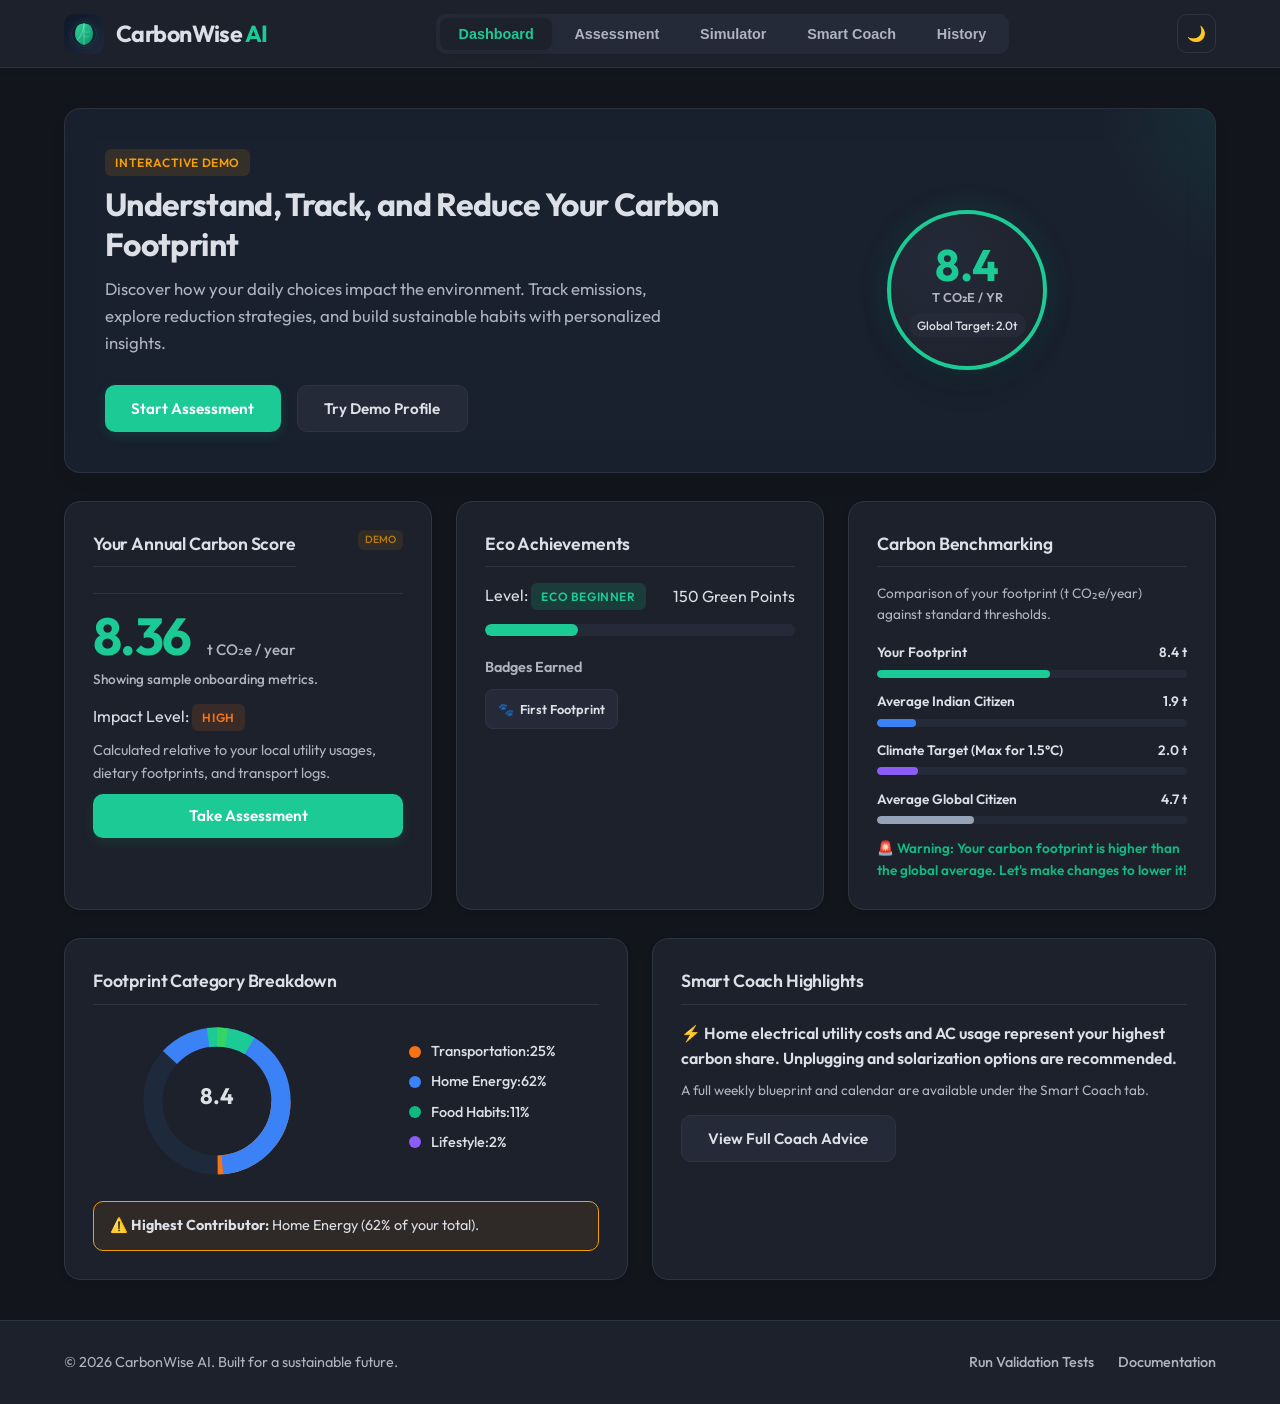
<file: index.html>
<!DOCTYPE html>
<html lang="en">
<head>
  <meta charset="UTF-8">
  <meta name="viewport" content="width=device-width, initial-scale=1.0">
  <title>CarbonWise AI - Carbon Footprint Tracker</title>
  <meta name="description" content="Calculate, track, and reduce your carbon footprint with smart recommendations, what-if scenarios, and progress tracking.">
  
  <!-- PWA Manifest & Meta Tags -->
  <link rel="manifest" href="manifest.json">
  <meta name="theme-color" content="#10b981">
  <link rel="apple-touch-icon" href="icon.svg">
  
  <!-- Font -->
  <link rel="preconnect" href="https://fonts.googleapis.com">
  <link rel="preconnect" href="https://fonts.gstatic.com" crossorigin>
  <link href="https://fonts.googleapis.com/css2?family=Outfit:wght@300;400;500;600;700&display=swap" rel="stylesheet">
  
  <link rel="stylesheet" href="style.css">
</head>
<body class="dark-theme">
  <!-- Skip to content link for accessibility -->
  <a href="#main-content" class="skip-link">Skip to main content</a>

  <header class="app-header">
    <div class="header-container">
      <div class="logo-area">
        <object data="icon.svg" type="image/svg+xml" class="logo-icon" aria-hidden="true" width="40" height="40"></object>
        <h1>CarbonWise <span class="accent-text">AI</span></h1>
      </div>
      
      <nav class="nav-menu" aria-label="Main Application Sections">
        <ul role="tablist" class="tab-list">
          <li role="presentation">
            <button id="tab-dashboard" role="tab" aria-selected="true" aria-controls="panel-dashboard" class="tab-btn active" tabindex="0">
              Dashboard
            </button>
          </li>
          <li role="presentation">
            <button id="tab-assess" role="tab" aria-selected="false" aria-controls="panel-assess" class="tab-btn" tabindex="-1">
              Assessment
            </button>
          </li>
          <li role="presentation">
            <button id="tab-simulator" role="tab" aria-selected="false" aria-controls="panel-simulator" class="tab-btn" tabindex="-1">
              Simulator
            </button>
          </li>
          <li role="presentation">
            <button id="tab-coach" role="tab" aria-selected="false" aria-controls="panel-coach" class="tab-btn" tabindex="-1">
              Smart Coach
            </button>
          </li>
          <li role="presentation">
            <button id="tab-history" role="tab" aria-selected="false" aria-controls="panel-history" class="tab-btn" tabindex="-1">
              History
            </button>
          </li>
        </ul>
      </nav>

      <div class="header-actions">
        <button id="install-btn" class="btn btn-secondary btn-sm hidden" aria-label="Install CarbonWise App">
          Install App
        </button>
        <button id="theme-toggle" class="btn btn-icon" aria-label="Toggle between dark and light mode">
          <span class="theme-icon-light" aria-hidden="true">☀️</span>
          <span class="theme-icon-dark" aria-hidden="true">🌙</span>
        </button>
      </div>
    </div>
  </header>

  <main id="main-content" class="app-main">
    
    <!-- DASHBOARD PANEL -->
    <section id="panel-dashboard" role="tabpanel" aria-labelledby="tab-dashboard" class="tab-panel active" tabindex="0">
      
      <!-- HERO ONBOARDING SECTION -->
      <div id="hero-onboarding" class="hero-card bg-glass mb-4">
        <div class="hero-content">
          <span class="badge bg-yellow mb-2" id="hero-status-tag">Interactive Demo</span>
          <h2>Understand, Track, and Reduce Your Carbon Footprint</h2>
          <p class="hero-desc">Discover how your daily choices impact the environment. Track emissions, explore reduction strategies, and build sustainable habits with personalized insights.</p>
          <div class="hero-actions-row">
            <button id="hero-assess-btn" class="btn btn-primary">Start Assessment</button>
            <button id="hero-demo-btn" class="btn btn-secondary">Try Demo Profile</button>
          </div>
        </div>
        <div class="hero-visual">
          <div class="hero-score-bubble">
            <div class="hero-bubble-val" id="hero-bubble-val">5.4</div>
            <div class="hero-bubble-unit">t CO₂e / yr</div>
            <span class="hero-bubble-label">Global Target: 2.0t</span>
          </div>
        </div>
      </div>

      <!-- Quick Status Section -->
      <div class="dashboard-grid">
        <!-- Score Card -->
        <div class="card status-card">
          <div class="card-header-row">
            <h3>Your Annual Carbon Score</h3>
            <span id="score-demo-badge" class="badge bg-yellow hidden">Demo</span>
          </div>
          <div class="score-display-wrapper">
            <div class="score-display" aria-live="polite">
              <span id="dash-score-value">0.00</span>
              <span class="score-unit">t CO₂e / year</span>
            </div>
            <div class="score-trend-indicator text-muted text-sm" id="score-trend"></div>
          </div>
          <p class="impact-level-label">Impact Level: <span id="dash-impact-level" class="badge bg-green">Unknown</span></p>
          <p class="card-desc mt-2">Calculated relative to your local utility usages, dietary footprints, and transport logs.</p>
          <button id="quick-assess-btn" class="btn btn-primary w-full mt-2">Take Assessment</button>
        </div>

        <!-- Gamification Card -->
        <div class="card gamification-card">
          <h3>Eco Achievements</h3>
          <div class="level-indicator">
            <div class="level-label">Level: <span id="user-eco-level" class="badge bg-accent">Eco Beginner</span></div>
            <div class="points-label"><span id="user-points">0</span> Green Points</div>
          </div>
          <div class="progress-bar-container" aria-label="Points progress to next level" role="progressbar" aria-valuemin="0" aria-valuemax="100" aria-valuenow="0">
            <div id="points-progress" class="progress-bar" style="width: 0%"></div>
          </div>
          <div class="badges-earned-section">
            <h4>Badges Earned</h4>
            <div id="badges-container" class="badges-row">
              <p class="text-muted text-sm">No badges earned yet. Take your first assessment to start!</p>
            </div>
          </div>
        </div>

        <!-- Benchmark Comparison Card -->
        <div class="card benchmarking-card">
          <h3>Carbon Benchmarking</h3>
          <p class="card-desc text-sm">Comparison of your footprint (t CO₂e/year) against standard thresholds.</p>
          
          <div class="benchmark-list" aria-label="Footprint comparison charts">
            <!-- User -->
            <div class="benchmark-item">
              <div class="benchmark-labels">
                <span>Your Footprint</span>
                <span id="bench-user-val">0.0 t</span>
              </div>
              <div class="benchmark-bar-wrapper" role="progressbar" aria-label="Your carbon footprint scale" aria-valuemin="0" aria-valuemax="15">
                <div id="bench-user-bar" class="benchmark-bar user-bar" style="width: 0%"></div>
              </div>
            </div>
            <!-- Indian Avg -->
            <div class="benchmark-item">
              <div class="benchmark-labels">
                <span>Average Indian Citizen</span>
                <span>1.9 t</span>
              </div>
              <div class="benchmark-bar-wrapper" role="progressbar" aria-label="Average Indian carbon footprint scale" aria-valuenow="1.9" aria-valuemin="0" aria-valuemax="15">
                <div class="benchmark-bar India-bar" style="width: calc((1.9 / 15) * 100%)"></div>
              </div>
            </div>
            <!-- Sustainable Target -->
            <div class="benchmark-item">
              <div class="benchmark-labels">
                <span>Climate Target (Max for 1.5°C)</span>
                <span>2.0 t</span>
              </div>
              <div class="benchmark-bar-wrapper" role="progressbar" aria-label="Paris Agreement climate target carbon scale" aria-valuenow="2.0" aria-valuemin="0" aria-valuemax="15">
                <div class="benchmark-bar target-bar" style="width: calc((2.0 / 15) * 100%)"></div>
              </div>
            </div>
            <!-- Global Avg -->
            <div class="benchmark-item">
              <div class="benchmark-labels">
                <span>Average Global Citizen</span>
                <span>4.7 t</span>
              </div>
              <div class="benchmark-bar-wrapper" role="progressbar" aria-label="Average global citizen carbon scale" aria-valuenow="4.7" aria-valuemin="0" aria-valuemax="15">
                <div class="benchmark-bar global-bar" style="width: calc((4.7 / 15) * 100%)"></div>
              </div>
            </div>
          </div>
          <p id="benchmark-feedback" class="text-sm mt-3 font-medium text-emerald" aria-live="polite"></p>
        </div>
      </div>

      <div class="dashboard-grid mt-4">
        <!-- Breakdown Chart Card -->
        <div class="card chart-card">
          <h3>Footprint Category Breakdown</h3>
          <div class="chart-content">
            <div class="svg-chart-container">
              <svg id="donut-chart" viewBox="0 0 100 100" class="donut-svg" aria-label="Visual breakdown of carbon categories">
                <circle cx="50" cy="50" r="40" fill="transparent" stroke="#1e293b" stroke-width="12" />
                <g id="donut-slices"></g>
                <text x="50" y="52" class="donut-center-text" text-anchor="middle" id="donut-center-val">0.0</text>
              </svg>
            </div>
            <div class="chart-legend" id="chart-legend">
              <ul class="legend-list">
                <li><span class="legend-dot color-transport" aria-hidden="true"></span> Transportation: <span id="legend-val-transport">0%</span></li>
                <li><span class="legend-dot color-energy" aria-hidden="true"></span> Home Energy: <span id="legend-val-energy">0%</span></li>
                <li><span class="legend-dot color-food" aria-hidden="true"></span> Food Habits: <span id="legend-val-food">0%</span></li>
                <li><span class="legend-dot color-lifestyle" aria-hidden="true"></span> Lifestyle: <span id="legend-val-lifestyle">0%</span></li>
              </ul>
            </div>
          </div>
          <div class="highest-contributor-box alert-box hidden" id="highest-contributor-alert" aria-live="polite">
            <strong>⚠️ Highest Contributor:</strong> <span id="highest-category-name">Transportation</span> (<span id="highest-category-pct">0%</span> of your total).
          </div>
        </div>

        <!-- Quick Summary & Actions -->
        <div class="card coach-preview-card">
          <h3>Smart Coach Highlights</h3>
          <div id="coach-highlights-content" aria-live="polite">
            <p class="text-muted">Complete an assessment to unlock personalized sustainability insights.</p>
          </div>
          <button id="go-to-coach-btn" class="btn btn-secondary mt-3">View Full Coach Advice</button>
        </div>
      </div>
    </section>

    <!-- ASSESSMENT PANEL -->
    <section id="panel-assess" role="tabpanel" aria-labelledby="tab-assess" class="tab-panel" tabindex="0">
      <div class="max-width-form">
        <div class="form-header">
          <h2>Carbon Footprint Assessment</h2>
          <p>Provide estimates of your weekly and monthly habits below to calculate your footprint. Your data is stored safely on your device.</p>
        </div>

        <!-- Form Step Progress Indicator -->
        <div class="form-steps-indicator" aria-label="Assessment Progress Steps">
          <div class="step-indicator active" id="indicator-step-1">1. Transport</div>
          <div class="step-indicator" id="indicator-step-2">2. Energy</div>
          <div class="step-indicator" id="indicator-step-3">3. Food & Lifestyle</div>
        </div>

        <form id="assessment-form" novalidate>
          
          <!-- STEP 1: TRANSPORTATION -->
          <div class="form-step" id="form-step-1">
            <h3>Category 1: Transportation</h3>
            
            <div class="form-group">
              <label for="input-car-km">Car travel per week (in km):</label>
              <input type="number" id="input-car-km" name="car_km" min="0" max="5000" step="10" value="0" required aria-describedby="car-km-error">
              <span class="form-error-msg" id="car-km-error" aria-live="polite"></span>
              <p class="input-hint">Estimate your average weekly driving distance. Set to 0 if you do not use a car.</p>
            </div>

            <div class="form-group">
              <label for="input-bike-km">Bicycle/E-Bike travel per week (in km):</label>
              <input type="number" id="input-bike-km" name="bike_km" min="0" max="1000" step="5" value="0" required aria-describedby="bike-km-error">
              <span class="form-error-msg" id="bike-km-error" aria-live="polite"></span>
              <p class="input-hint">Biking is zero-carbon and helps increase your Eco score points.</p>
            </div>

            <div class="form-group">
              <label for="input-public-hours">Public transport hours per week (Bus, Metro, Trains):</label>
              <input type="number" id="input-public-hours" name="public_hours" min="0" max="100" step="1" value="0" required aria-describedby="public-hours-error">
              <span class="form-error-msg" id="public-hours-error" aria-live="polite"></span>
              <p class="input-hint">Hours spent per week riding public transit.</p>
            </div>

            <div class="form-actions-row">
              <div></div>
              <button type="button" class="btn btn-primary" id="btn-next-1">Next: Home Energy</button>
            </div>
          </div>

          <!-- STEP 2: HOME ENERGY -->
          <div class="form-step hidden" id="form-step-2">
            <h3>Category 2: Home Energy</h3>

            <div class="form-group">
              <label for="input-elec-kwh">Monthly electricity consumption (in kWh):</label>
              <input type="number" id="input-elec-kwh" name="elec_kwh" min="0" max="5000" step="10" value="0" required aria-describedby="elec-kwh-error">
              <span class="form-error-msg" id="elec-kwh-error" aria-live="polite"></span>
              <p class="input-hint">Refer to your recent utility bill. Average consumption is ~150-300 kWh.</p>
            </div>

            <div class="form-group">
              <label for="input-ac-hours">AC usage hours per day (average):</label>
              <input type="number" id="input-ac-hours" name="ac_hours" min="0" max="24" step="1" value="0" required aria-describedby="ac-hours-error">
              <span class="form-error-msg" id="ac-hours-error" aria-live="polite"></span>
              <p class="input-hint">Number of hours you run air conditioners in your home per day.</p>
            </div>

            <div class="form-group">
              <label for="input-appliances">Other heavy appliance usage level:</label>
              <select id="input-appliances" name="appliances" required>
                <option value="low">Low (Basic lighting, fridge, laptop)</option>
                <option value="medium" selected>Medium (Washing machine, water heater occasionally)</option>
                <option value="high">High (Daily dryer, oven, heating, pool pumps)</option>
              </select>
              <p class="input-hint">Heavy electrical appliances affect carbon consumption parameters.</p>
            </div>

            <div class="form-actions-row">
              <button type="button" class="btn btn-secondary" id="btn-prev-2">Back to Transport</button>
              <button type="button" class="btn btn-primary" id="btn-next-2">Next: Food & Lifestyle</button>
            </div>
          </div>

          <!-- STEP 3: FOOD & LIFESTYLE -->
          <div class="form-step hidden" id="form-step-3">
            <h3>Category 3: Food & Lifestyle</h3>

            <div class="form-group">
              <label for="input-diet">Primary Food Diet:</label>
              <select id="input-diet" name="diet" required>
                <option value="vegetarian">Vegetarian (No meat, includes dairy/eggs)</option>
                <option value="mixed" selected>Mixed (Moderate meat, poultry, dairy)</option>
                <option value="meat-heavy">Meat-heavy (Daily beef, pork, or lamb)</option>
              </select>
              <p class="input-hint">Animal agriculture farming is a massive global carbon contributor.</p>
            </div>

            <div class="form-group">
              <label for="input-shopping">Online shopping packages per month:</label>
              <input type="number" id="input-shopping" name="shopping" min="0" max="100" step="1" value="0" required aria-describedby="shopping-error">
              <span class="form-error-msg" id="shopping-error" aria-live="polite"></span>
              <p class="input-hint">Count of individual delivery packages received monthly.</p>
            </div>

            <div class="form-group">
              <label for="input-fashion">Fast fashion purchases per year:</label>
              <input type="number" id="input-fashion" name="fashion" min="0" max="150" step="1" value="0" required aria-describedby="fashion-error">
              <span class="form-error-msg" id="fashion-error" aria-live="polite"></span>
              <p class="input-hint">New clothing items purchased annually from major chain stores.</p>
            </div>

            <div class="form-group">
              <label for="input-waste">Waste Management Habits:</label>
              <select id="input-waste" name="waste" required>
                <option value="recycle">Excellent (Recycle and compost, minimal trash)</option>
                <option value="average" selected>Average (Recycle some items, standard municipal bin)</option>
                <option value="poor">Poor (No recycling, throw everything into landfill bin)</option>
              </select>
            </div>

            <div class="form-actions-row">
              <button type="button" class="btn btn-secondary" id="btn-prev-3">Back to Energy</button>
              <button type="submit" class="btn btn-accent" id="btn-submit-form">Calculate & Save</button>
            </div>
          </div>
          
        </form>
      </div>
    </section>

    <!-- WHAT-IF SIMULATOR PANEL -->
    <section id="panel-simulator" role="tabpanel" aria-labelledby="tab-simulator" class="tab-panel" tabindex="0">
      <div class="simulator-layout">
        <div class="simulator-settings card">
          <h2>What-If Simulator</h2>
          <p class="text-sm text-muted mb-4">Adjust the sliders below to simulate carbon reductions and cost savings. See projected impacts dynamically!</p>
          
          <div class="simulator-slider-group">
            <div class="slider-label-row">
              <label for="sim-car-reduce">Reduce Car Driving</label>
              <span id="sim-car-val">0%</span>
            </div>
            <input type="range" id="sim-car-reduce" min="0" max="100" value="0" class="slider" aria-valuemin="0" aria-valuemax="100" aria-valuenow="0">
            <span class="slider-hint">Simulate substituting driving with biking, walking, or public transit.</span>
          </div>

          <div class="simulator-slider-group">
            <div class="slider-label-row">
              <label for="sim-diet-shift">Diet Transition</label>
              <span id="sim-diet-val">Mixed (Current)</span>
            </div>
            <input type="range" id="sim-diet-shift" min="1" max="3" value="2" class="slider" aria-valuemin="1" aria-valuemax="3" aria-valuenow="2" aria-valuetext="Mixed">
            <span class="slider-hint">Move from Meat-heavy (1), Mixed (2) to Vegetarian (3) habits.</span>
          </div>

          <div class="simulator-slider-group">
            <div class="slider-label-row">
              <label for="sim-energy-reduce">Reduce Electricity & AC Usage</label>
              <span id="sim-energy-val">0%</span>
            </div>
            <input type="range" id="sim-energy-reduce" min="0" max="50" value="0" class="slider" aria-valuemin="0" aria-valuemax="50" aria-valuenow="0">
            <span class="slider-hint">Simulate turning off standby appliances and reducing AC run times.</span>
          </div>
          
          <div class="simulator-actions mt-3">
            <button id="apply-simulation-btn" class="btn btn-secondary w-full">Adopt Recommendations & Earn Points</button>
          </div>
        </div>

        <div class="simulator-results-panel">
          <!-- Emission Changes -->
          <div class="card results-card bg-glass">
            <h3>Emissions Impact</h3>
            <div class="sim-comparison">
              <div class="sim-metric-column">
                <span class="sim-metric-title">Current</span>
                <span id="sim-emissions-current" class="sim-val text-orange">0.00 t</span>
              </div>
              <div class="sim-arrow" aria-hidden="true">➡️</div>
              <div class="sim-metric-column">
                <span class="sim-metric-title">Projected</span>
                <span id="sim-emissions-projected" class="sim-val text-green">0.00 t</span>
              </div>
            </div>
            <div class="sim-reduction-badge">
              <span class="badge bg-green text-lg" id="sim-reduction-percentage" aria-live="polite">0% Reduction</span>
            </div>
          </div>

          <!-- Financial & Ecological Indicators -->
          <div class="card impact-grid-card">
            <h3>Financial & Environmental Equivalents</h3>
            <div class="impact-metrics-grid" aria-live="polite">
              <!-- Metric 1: Annual CO2 saved -->
              <div class="impact-metric-box" tabindex="0">
                <span class="impact-icon" aria-hidden="true">💨</span>
                <div class="impact-info">
                  <span class="impact-label">Annual CO₂ Saved</span>
                  <span id="impact-co2-saved" class="impact-value">0 kg</span>
                </div>
              </div>
              <!-- Metric 2: Fuel savings -->
              <div class="impact-metric-box" tabindex="0">
                <span class="impact-icon" aria-hidden="true">⛽</span>
                <div class="impact-info">
                  <span class="impact-label">Estimated Fuel Savings</span>
                  <span id="impact-fuel-saved" class="impact-value">₹0</span>
                </div>
              </div>
              <!-- Metric 3: Electricity savings -->
              <div class="impact-metric-box" tabindex="0">
                <span class="impact-icon" aria-hidden="true">⚡</span>
                <div class="impact-info">
                  <span class="impact-label">Electricity Bill Savings</span>
                  <span id="impact-elec-saved" class="impact-value">₹0</span>
                </div>
              </div>
              <!-- Metric 4: Trees planted -->
              <div class="impact-metric-box" tabindex="0">
                <span class="impact-icon" aria-hidden="true">🌳</span>
                <div class="impact-info">
                  <span class="impact-label">Tree-Equivalent Impact</span>
                  <span id="impact-trees" class="impact-value">0 Trees</span>
                </div>
              </div>
              <!-- Metric 5: Water footprint -->
              <div class="impact-metric-box" tabindex="0">
                <span class="impact-icon" aria-hidden="true">💧</span>
                <div class="impact-info">
                  <span class="impact-label">Virtual Water Saved</span>
                  <span id="impact-water" class="impact-value">0 Liters</span>
                </div>
              </div>
            </div>
          </div>
        </div>
      </div>
    </section>

    <!-- SMART COACH PANEL -->
    <section id="panel-coach" role="tabpanel" aria-labelledby="tab-coach" class="tab-panel" tabindex="0">
      <div class="card coach-card">
        <div class="coach-header">
          <div class="coach-avatar" aria-hidden="true">🌱</div>
          <div>
            <h2>Smart Sustainability Coach</h2>
            <p class="text-muted">Personalized insights and weekly routines generated based on your footprint profile.</p>
          </div>
        </div>
        
        <div id="coach-content-container" class="coach-body mt-4">
          <div class="coach-placeholder text-center">
            <p>Complete an assessment to unlock personalized sustainability insights. Go to the <button class="btn-link">assessment form</button> to start.</p>
          </div>
        </div>
      </div>
    </section>

    <!-- HISTORY PANEL -->
    <section id="panel-history" role="tabpanel" aria-labelledby="tab-history" class="tab-panel" tabindex="0">
      <div class="history-layout-grid">
        <div class="card trend-chart-card">
          <h3>Your Footprint Trend</h3>
          <div class="canvas-wrapper">
            <canvas id="trend-canvas" width="600" height="300" aria-label="Line chart showing your carbon footprint scores over time">
              Your historical carbon assessment scores plotted over time.
            </canvas>
          </div>
          <div id="trend-no-data" class="trend-placeholder text-center">
            <p class="text-muted">Complete an assessment to unlock personalized sustainability insights.</p>
          </div>
        </div>

        <div class="card history-list-card">
          <div class="history-header">
            <h3>Assessment History</h3>
            <button id="clear-history-btn" class="btn btn-danger btn-sm">Clear All History</button>
          </div>
          
          <div class="table-container mt-3">
            <table class="history-table" id="history-table">
              <thead>
                <tr>
                  <th scope="col">Date</th>
                  <th scope="col">Carbon Score (t)</th>
                  <th scope="col">Eco Points</th>
                  <th scope="col">Trend</th>
                </tr>
              </thead>
              <tbody id="history-table-body" aria-live="polite">
                <!-- Dynamically populated -->
              </tbody>
            </table>
          </div>
        </div>
      </div>
    </section>

  </main>

  <footer class="app-footer">
    <div class="footer-container">
      <p>&copy; 2026 CarbonWise AI. Built for a sustainable future.</p>
      <div class="footer-links">
        <a href="tests/test-runner.html" class="footer-link">Run Validation Tests</a>
        <a href="README.md" target="_blank" class="footer-link">Documentation</a>
      </div>
    </div>
  </footer>

  <script src="script.js"></script>
</body>
</html>
</file>
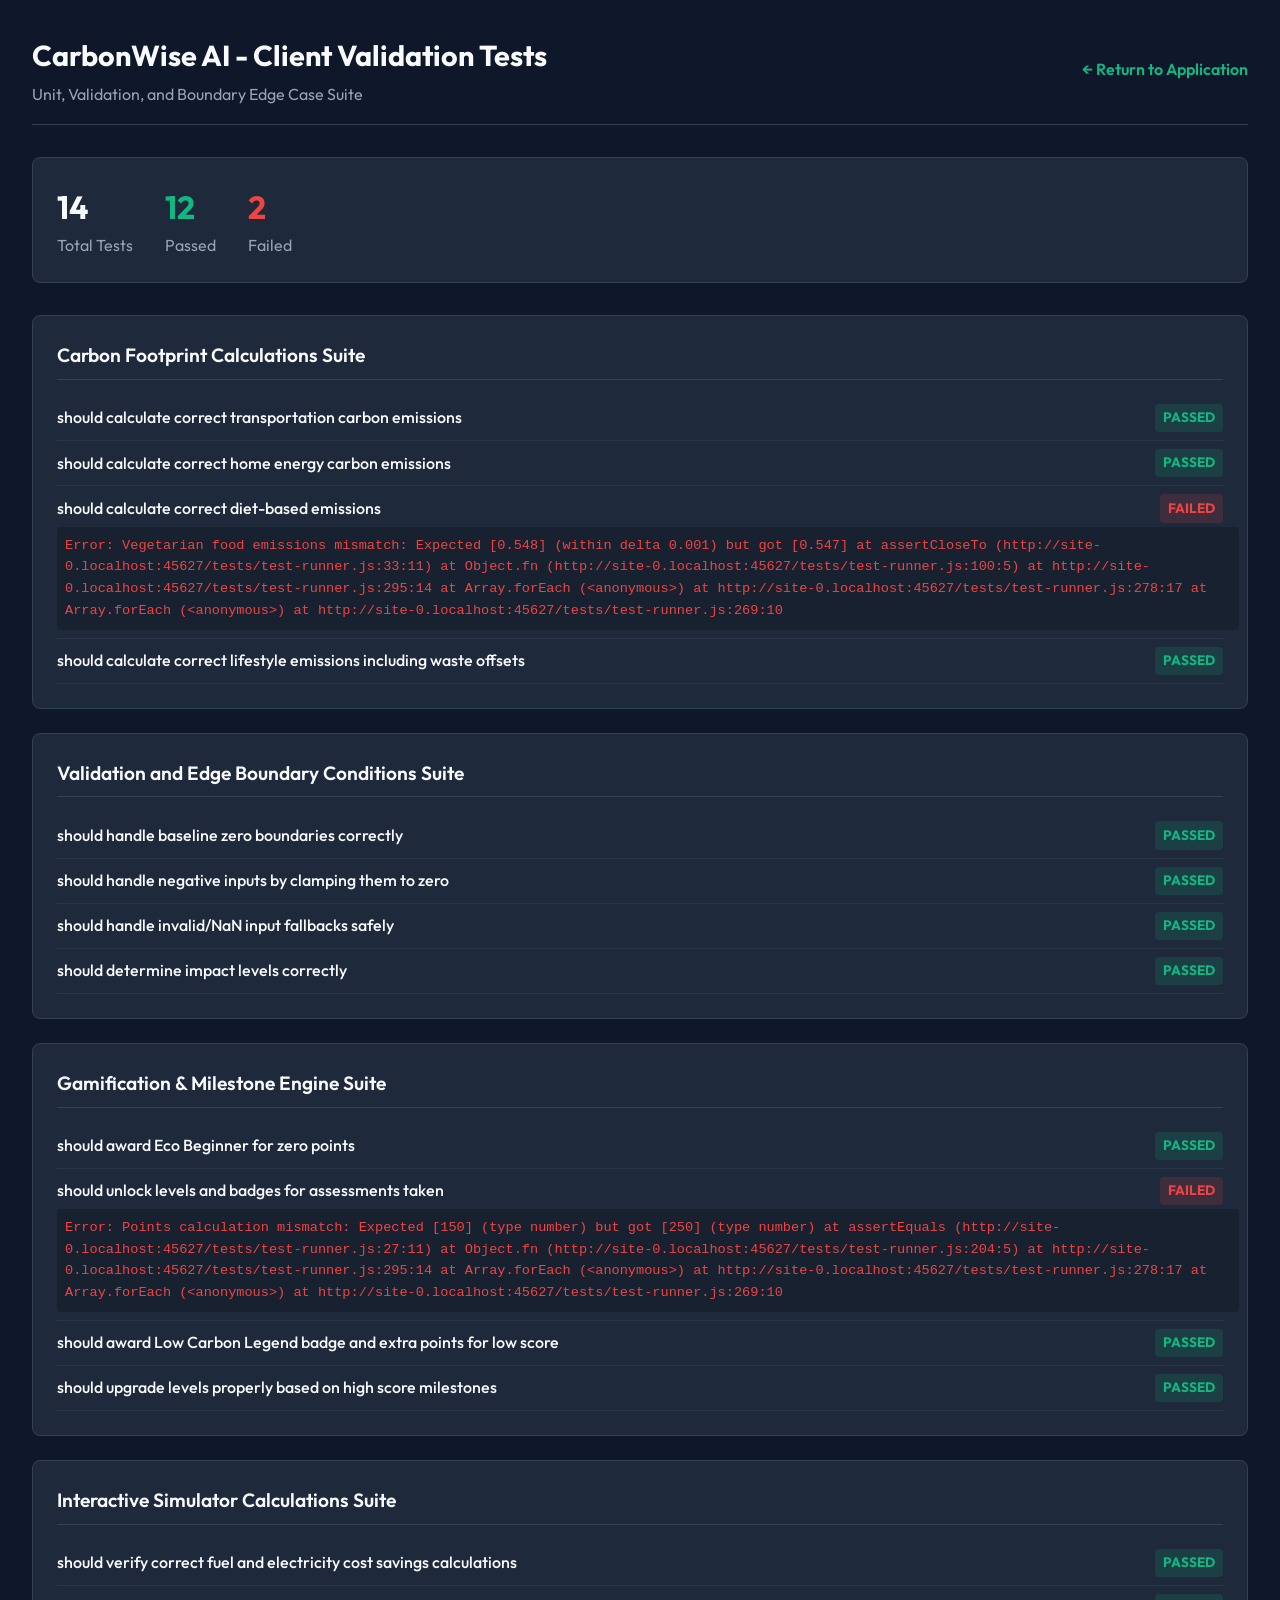
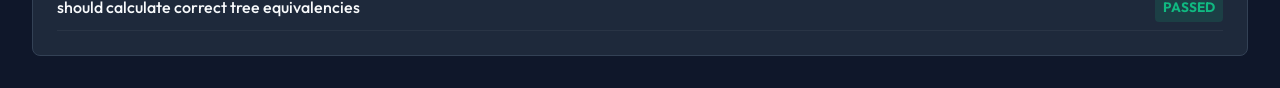
<file: tests/test-runner.html>
<!DOCTYPE html>
<html lang="en">
<head>
  <meta charset="UTF-8">
  <meta name="viewport" content="width=device-width, initial-scale=1.0">
  <title>CarbonWise AI - Validation Test Runner</title>
  <link rel="preconnect" href="https://fonts.googleapis.com">
  <link rel="preconnect" href="https://fonts.gstatic.com" crossorigin>
  <link href="https://fonts.googleapis.com/css2?family=Outfit:wght@300;400;500;600;700&display=swap" rel="stylesheet">
  
  <style>
    :root {
      --bg-base: #0f172a;
      --bg-card: #1e293b;
      --text-base: #f8fafc;
      --text-muted: #94a3b8;
      --color-green: #10b981;
      --color-red: #ef4444;
      --border: #334155;
    }
    body {
      font-family: 'Outfit', sans-serif;
      background-color: var(--bg-base);
      color: var(--text-base);
      padding: 2rem;
      margin: 0;
      line-height: 1.6;
    }
    header {
      border-bottom: 1px solid var(--border);
      padding-bottom: 1rem;
      margin-bottom: 2rem;
      display: flex;
      justify-content: space-between;
      align-items: center;
    }
    h1 {
      margin: 0;
      font-size: 1.8rem;
    }
    .back-link {
      color: var(--color-green);
      text-decoration: none;
      font-weight: 600;
    }
    .back-link:hover {
      text-decoration: underline;
    }
    .results-summary {
      background-color: var(--bg-card);
      border: 1px solid var(--border);
      border-radius: 8px;
      padding: 1.5rem;
      margin-bottom: 2rem;
      display: flex;
      gap: 2rem;
    }
    .summary-stat {
      display: flex;
      flex-direction: column;
    }
    .summary-num {
      font-size: 2rem;
      font-weight: 700;
    }
    .text-green { color: var(--color-green); }
    .text-red { color: var(--color-red); }
    
    .test-suites-container {
      display: flex;
      flex-direction: column;
      gap: 1.5rem;
    }
    .suite-card {
      background-color: var(--bg-card);
      border: 1px solid var(--border);
      border-radius: 8px;
      padding: 1.5rem;
    }
    .suite-title {
      font-size: 1.2rem;
      margin-bottom: 1rem;
      border-bottom: 1px solid var(--border);
      padding-bottom: 0.5rem;
      font-weight: 600;
    }
    .test-case {
      display: flex;
      justify-content: space-between;
      align-items: center;
      padding: 0.5rem 0;
      border-bottom: 1px solid rgba(255, 255, 255, 0.05);
    }
    .test-name {
      font-weight: 500;
    }
    .test-status {
      font-weight: 700;
      text-transform: uppercase;
      font-size: 0.85rem;
      padding: 0.2rem 0.5rem;
      border-radius: 4px;
    }
    .status-passed {
      background-color: rgba(16, 185, 129, 0.15);
      color: var(--color-green);
    }
    .status-failed {
      background-color: rgba(239, 68, 68, 0.15);
      color: var(--color-red);
    }
    .error-details {
      color: var(--color-red);
      font-size: 0.85rem;
      margin-top: 0.25rem;
      font-family: monospace;
      width: 100%;
      background-color: rgba(0, 0, 0, 0.2);
      padding: 0.5rem;
      border-radius: 4px;
      display: none;
    }
    .test-case.failed .error-details {
      display: block;
    }
    .test-case.failed {
      flex-direction: column;
      align-items: flex-start;
    }
    .test-header-row {
      display: flex;
      justify-content: space-between;
      width: 100%;
      align-items: center;
    }
  </style>
</head>
<body>

  <header>
    <div>
      <h1>CarbonWise AI - Client Validation Tests</h1>
      <p style="color: var(--text-muted); margin: 0.25rem 0 0 0;">Unit, Validation, and Boundary Edge Case Suite</p>
    </div>
    <a href="../index.html" class="back-link">← Return to Application</a>
  </header>

  <main>
    <div class="results-summary">
      <div class="summary-stat">
        <span class="summary-num" id="total-tests">0</span>
        <span style="color: var(--text-muted)">Total Tests</span>
      </div>
      <div class="summary-stat">
        <span class="summary-num text-green" id="passed-tests">0</span>
        <span style="color: var(--text-muted)">Passed</span>
      </div>
      <div class="summary-stat">
        <span class="summary-num text-red" id="failed-tests">0</span>
        <span style="color: var(--text-muted)">Failed</span>
      </div>
    </div>

    <div class="test-suites-container" id="suites-root">
      <!-- Generated dynamically by tests runner js -->
    </div>
  </main>

  <!-- Load script first to export functions to global context -->
  <script src="../script.js"></script>
  <!-- Load testing suite assertions runner -->
  <script src="test-runner.js"></script>
</body>
</html>
</file>
<file: style.css>
/* -------------------------------------------------- */
/* Design Tokens & Theme Setup (Portfolio Quality)    */
/* -------------------------------------------------- */
:root {
  /* Color Palettes (Harmonious HSL) */
  --hue-emerald: 162;
  --hue-accent: 138;
  --hue-bg: 222;

  /* Typography */
  --font-family: 'Outfit', -apple-system, BlinkMacSystemFont, "Segoe UI", Roboto, sans-serif;

  /* Light Theme Color System */
  --color-primary: hsl(var(--hue-emerald), 84%, 38%);
  --color-primary-hover: hsl(var(--hue-emerald), 84%, 30%);
  --color-accent: hsl(var(--hue-accent), 55%, 48%);
  
  --color-bg-base: hsl(210, 40%, 98%);
  --color-bg-card: hsl(0, 0%, 100%);
  --color-bg-input: hsl(210, 30%, 94%);
  --color-text-base: hsl(var(--hue-bg), 25%, 15%);
  --color-text-muted: hsl(var(--hue-bg), 12%, 45%);
  --color-border: hsl(var(--hue-bg), 15%, 88%);
  --color-focus: hsl(var(--hue-emerald), 90%, 42%);
  --color-glass-bg: rgba(255, 255, 255, 0.7);
  --color-glass-border: rgba(255, 255, 255, 0.4);

  /* Helper Color Overrides */
  --color-green: #10b981;
  --color-blue: #3b82f6;
  --color-yellow: #f59e0b;
  --color-orange: #f97316;
  --color-red: #ef4444;

  /* Chart colors */
  --color-transport: #f97316;
  --color-energy: #3b82f6;
  --color-food: #10b981;
  --color-lifestyle: #8b5cf6;

  /* Shadows (Softer, Premium Elevations) */
  --shadow-sm: 0 2px 8px rgba(0, 0, 0, 0.04);
  --shadow-md: 0 10px 25px -5px rgba(0, 0, 0, 0.05), 0 8px 16px -6px rgba(0, 0, 0, 0.03);
  --shadow-lg: 0 20px 40px -8px rgba(0, 0, 0, 0.08), 0 12px 24px -10px rgba(0, 0, 0, 0.04);

  --border-radius: 16px;
  --border-radius-sm: 8px;
}

body.dark-theme {
  /* Dark Theme Color System */
  --color-primary: hsl(var(--hue-emerald), 76%, 45%);
  --color-primary-hover: hsl(var(--hue-emerald), 76%, 52%);
  --color-accent: hsl(var(--hue-accent), 65%, 52%);
  
  --color-bg-base: hsl(var(--hue-bg), 23%, 9%);
  --color-bg-card: hsl(var(--hue-bg), 20%, 14%);
  --color-bg-input: hsl(var(--hue-bg), 22%, 18%);
  --color-text-base: hsl(var(--hue-bg), 15%, 88%);
  --color-text-muted: hsl(var(--hue-bg), 12%, 72%);
  --color-border: hsl(var(--hue-bg), 18%, 22%);
  --color-focus: hsl(var(--hue-emerald), 84%, 48%);
  --color-glass-bg: rgba(30, 41, 59, 0.6);
  --color-glass-border: rgba(255, 255, 255, 0.08);
}

/* -------------------------------------------------- */
/* Core CSS Resets & Accessibility Foundation         */
/* -------------------------------------------------- */
*, *::before, *::after {
  box-sizing: border-box;
  margin: 0;
  padding: 0;
}

html {
  scroll-behavior: smooth;
}

body {
  font-family: var(--font-family);
  background-color: var(--color-bg-base);
  color: var(--color-text-base);
  line-height: 1.6;
  font-size: 16px;
  -webkit-font-smoothing: antialiased;
  min-height: 100vh;
  display: flex;
  flex-direction: column;
  transition: background-color 0.3s ease, color 0.3s ease;
}

.skip-link {
  position: absolute;
  top: -100px;
  left: 20px;
  background: var(--color-primary);
  color: #fff;
  padding: 10px 20px;
  border-radius: 0 0 var(--border-radius-sm) var(--border-radius-sm);
  z-index: 9999;
  text-decoration: none;
  font-weight: bold;
  transition: top 0.2s;
}
.skip-link:focus {
  top: 0;
  outline: 3px solid var(--color-focus);
}

/* Accessible outline indicators */
a:focus-visible,
button:focus-visible,
input:focus-visible,
select:focus-visible,
textarea:focus-visible {
  outline: 3px solid var(--color-focus);
  outline-offset: 2px;
}

.sr-only {
  position: absolute;
  width: 1px;
  height: 1px;
  padding: 0;
  margin: -1px;
  overflow: hidden;
  clip: rect(0, 0, 0, 0);
  white-space: nowrap;
  border: 0;
}

/* -------------------------------------------------- */
/* Header Navigation & Branding                       */
/* -------------------------------------------------- */
.app-header {
  background-color: var(--color-bg-card);
  border-bottom: 1px solid var(--color-border);
  position: sticky;
  top: 0;
  z-index: 100;
  padding: 0.85rem 0;
  box-shadow: var(--shadow-sm);
}

.header-container {
  display: flex;
  justify-content: space-between;
  align-items: center;
  width: 90%;
  max-width: 1200px;
  margin: 0 auto;
}

.logo-area {
  display: flex;
  align-items: center;
  gap: 0.75rem;
}
.logo-icon {
  pointer-events: none;
}
.logo-area h1 {
  font-size: 1.45rem;
  font-weight: 700;
  letter-spacing: -0.025em;
}
.accent-text {
  color: var(--color-primary);
}

.tab-list {
  display: flex;
  list-style: none;
  gap: 0.25rem;
  background-color: var(--color-bg-input);
  padding: 0.25rem;
  border-radius: 10px;
}

.tab-btn {
  background: none;
  border: none;
  color: var(--color-text-muted);
  padding: 0.5rem 1.15rem;
  border-radius: 8px;
  font-weight: 600;
  cursor: pointer;
  font-size: 0.9rem;
  transition: all 0.2s cubic-bezier(0.4, 0, 0.2, 1);
}
.tab-btn:hover {
  color: var(--color-text-base);
}
.tab-btn.active {
  background-color: var(--color-bg-card);
  color: var(--color-primary);
  box-shadow: var(--shadow-sm);
}

.header-actions {
  display: flex;
  align-items: center;
  gap: 0.75rem;
}

.app-main {
  flex: 1;
  width: 90%;
  max-width: 1200px;
  margin: 2.5rem auto;
}

.app-footer {
  background-color: var(--color-bg-card);
  border-top: 1px solid var(--color-border);
  padding: 1.85rem 0;
  font-size: 0.9rem;
}
.footer-container {
  display: flex;
  justify-content: space-between;
  align-items: center;
  width: 90%;
  max-width: 1200px;
  margin: 0 auto;
  flex-wrap: wrap;
  gap: 1rem;
  color: var(--color-text-muted);
}
.footer-links {
  display: flex;
  gap: 1.5rem;
}
.footer-link {
  color: var(--color-text-muted);
  text-decoration: none;
  font-weight: 500;
}
.footer-link:hover {
  color: var(--color-primary);
}

/* -------------------------------------------------- */
/* Panels & State Controls                            */
/* -------------------------------------------------- */
.tab-panel {
  display: none;
  animation: fadeIn 0.3s ease-out;
}
.tab-panel.active {
  display: block;
}

@keyframes fadeIn {
  from { opacity: 0; transform: translateY(4px); }
  to { opacity: 1; transform: translateY(0); }
}

/* -------------------------------------------------- */
/* Premium Hero & Onboarding Section                  */
/* -------------------------------------------------- */
.hero-card {
  display: grid;
  grid-template-columns: 1.2fr 0.8fr;
  gap: 2rem;
  padding: 2.5rem;
  border-radius: var(--border-radius);
  background-color: var(--color-bg-card);
  border: 1px solid var(--color-border);
  box-shadow: var(--shadow-md);
  position: relative;
  overflow: hidden;
  align-items: center;
}

/* Subtle background glow mesh */
.hero-card::before {
  content: "";
  position: absolute;
  top: -50%;
  right: -20%;
  width: 350px;
  height: 350px;
  background: radial-gradient(circle, rgba(16, 185, 129, 0.12) 0%, rgba(16, 185, 129, 0) 70%);
  z-index: 1;
  pointer-events: none;
}

.hero-content {
  position: relative;
  z-index: 2;
}
.hero-content h2 {
  font-size: 2rem;
  line-height: 1.25;
  font-weight: 700;
  margin-bottom: 0.75rem;
  letter-spacing: -0.02em;
}
.hero-desc {
  font-size: 1.05rem;
  color: var(--color-text-muted);
  margin-bottom: 1.75rem;
  max-width: 580px;
}
.hero-actions-row {
  display: flex;
  gap: 1rem;
  flex-wrap: wrap;
}

.hero-visual {
  display: flex;
  justify-content: center;
  align-items: center;
  position: relative;
  z-index: 2;
}
.hero-score-bubble {
  width: 160px;
  height: 160px;
  border-radius: 50%;
  background: radial-gradient(circle at 30% 30%, var(--color-bg-input) 0%, var(--color-bg-card) 100%);
  border: 4px solid var(--color-primary);
  display: flex;
  flex-direction: column;
  justify-content: center;
  align-items: center;
  box-shadow: var(--shadow-lg), 0 0 30px rgba(16, 185, 129, 0.15);
  animation: pulseGlow 3s infinite ease-in-out;
}
.hero-bubble-val {
  font-size: 2.75rem;
  font-weight: 700;
  color: var(--color-primary);
  line-height: 1;
}
.hero-bubble-unit {
  font-size: 0.8rem;
  font-weight: 600;
  color: var(--color-text-muted);
  text-transform: uppercase;
}
.hero-bubble-label {
  font-size: 0.75rem;
  margin-top: 0.35rem;
  background-color: var(--color-bg-input);
  padding: 0.15rem 0.5rem;
  border-radius: 20px;
  font-weight: 500;
}

@keyframes pulseGlow {
  0% { transform: scale(1); box-shadow: var(--shadow-lg), 0 0 30px rgba(16, 185, 129, 0.15); }
  50% { transform: scale(1.03); box-shadow: var(--shadow-lg), 0 0 45px rgba(16, 185, 129, 0.25); }
  100% { transform: scale(1); box-shadow: var(--shadow-lg), 0 0 30px rgba(16, 185, 129, 0.15); }
}

@media (max-width: 800px) {
  .hero-card {
    grid-template-columns: 1fr;
    padding: 2.15rem 1.5rem;
    text-align: center;
  }
  .hero-content h2 {
    font-size: 1.75rem;
  }
  .hero-desc {
    margin-left: auto;
    margin-right: auto;
    font-size: 0.95rem;
  }
  .hero-actions-row {
    justify-content: center;
    gap: 0.75rem;
  }
}

/* -------------------------------------------------- */
/* Cards & Common UI Blocks                           */
/* -------------------------------------------------- */
.card {
  background-color: var(--color-bg-card);
  border: 1px solid var(--color-border);
  border-radius: var(--border-radius);
  padding: 1.75rem;
  box-shadow: var(--shadow-sm);
  transition: transform 0.25s cubic-bezier(0.4, 0, 0.2, 1), box-shadow 0.25s cubic-bezier(0.4, 0, 0.2, 1);
}
.card:hover {
  transform: translateY(-2px);
  box-shadow: var(--shadow-md);
}

.bg-glass {
  background-color: var(--color-glass-bg);
  border: 1px solid var(--color-glass-border);
  backdrop-filter: blur(16px);
  -webkit-backdrop-filter: blur(16px);
}

.dashboard-grid {
  display: grid;
  grid-template-columns: repeat(auto-fit, minmax(280px, 1fr));
  gap: 1.5rem;
}

.card-header-row {
  display: flex;
  justify-content: space-between;
  align-items: flex-start;
  border-bottom: 1.5px solid var(--color-border);
  padding-bottom: 0.65rem;
  margin-bottom: 0.85rem;
}
.card-header-row h3 {
  border-bottom: none;
  padding-bottom: 0;
  margin-bottom: 0;
}

.card h3 {
  font-size: 1.1rem;
  margin-bottom: 1rem;
  font-weight: 600;
  border-bottom: 1px solid var(--color-border);
  padding-bottom: 0.5rem;
  letter-spacing: -0.010em;
}

.card-desc {
  font-size: 0.9rem;
  color: var(--color-text-muted);
}

/* -------------------------------------------------- */
/* Status & Score Display                             */
/* -------------------------------------------------- */
.score-display-wrapper {
  display: flex;
  flex-direction: column;
  margin: 0.85rem 0;
}
.score-display {
  font-size: 3.25rem;
  font-weight: 700;
  color: var(--color-primary);
  line-height: 1.1;
  letter-spacing: -0.03em;
}
.score-unit {
  font-size: 0.95rem;
  color: var(--color-text-muted);
  display: inline-block;
  margin-left: 0.5rem;
  font-weight: 500;
  letter-spacing: 0;
}
.score-trend-indicator {
  margin-top: 0.25rem;
  font-weight: 500;
}

.badge {
  display: inline-block;
  padding: 0.25rem 0.65rem;
  border-radius: 6px;
  font-weight: 600;
  font-size: 0.75rem;
  text-transform: uppercase;
  letter-spacing: 0.05em;
}

#score-demo-badge {
  font-size: 0.65rem;
  padding: 0.12rem 0.4rem;
  opacity: 0.75;
  letter-spacing: 0.02em;
  font-weight: 500;
}
.bg-green {
  background-color: rgba(16, 185, 129, 0.12);
  color: var(--color-green);
}
.bg-yellow {
  background-color: rgba(245, 158, 11, 0.12);
  color: var(--color-yellow);
}
.bg-orange {
  background-color: rgba(249, 115, 22, 0.12);
  color: var(--color-orange);
}
.bg-red {
  background-color: rgba(239, 68, 68, 0.12);
  color: var(--color-red);
}
.bg-accent {
  background-color: rgba(16, 185, 129, 0.18);
  color: var(--color-primary);
}

.level-indicator {
  display: flex;
  justify-content: space-between;
  align-items: center;
  margin-bottom: 0.85rem;
}

.progress-bar-container {
  background-color: var(--color-bg-input);
  border-radius: 9999px;
  height: 12px;
  width: 100%;
  overflow: hidden;
  margin-bottom: 1.25rem;
}
.progress-bar {
  background-color: var(--color-primary);
  height: 100%;
  border-radius: 9999px;
  transition: width 0.8s cubic-bezier(0.4, 0, 0.2, 1);
}

.badges-earned-section h4 {
  font-size: 0.9rem;
  margin-bottom: 0.65rem;
  color: var(--color-text-muted);
  font-weight: 600;
}
.badges-row {
  display: flex;
  flex-wrap: wrap;
  gap: 0.5rem;
  min-height: 40px;
}
.badge-item {
  display: flex;
  align-items: center;
  gap: 0.35rem;
  padding: 0.4rem 0.75rem;
  border-radius: 8px;
  background-color: var(--color-bg-input);
  border: 1px solid var(--color-border);
  font-size: 0.8rem;
  font-weight: 600;
  transition: transform 0.2s, background-color 0.2s;
  cursor: default;
}
.badge-item:hover {
  transform: translateY(-1px);
  background-color: var(--color-border);
}

/* -------------------------------------------------- */
/* Benchmarking & Visual Scales                       */
/* -------------------------------------------------- */
.benchmark-list {
  display: flex;
  flex-direction: column;
  gap: 0.85rem;
  margin-top: 1rem;
}
.benchmark-item {
  display: flex;
  flex-direction: column;
  gap: 0.35rem;
}
.benchmark-labels {
  display: flex;
  justify-content: space-between;
  font-size: 0.85rem;
  font-weight: 600;
}
.benchmark-bar-wrapper {
  background-color: var(--color-bg-input);
  border-radius: 9999px;
  height: 8px;
  width: 100%;
  overflow: hidden;
}
.benchmark-bar {
  height: 100%;
  border-radius: 9999px;
  transition: width 1s cubic-bezier(0.4, 0, 0.2, 1);
}
.user-bar { background-color: var(--color-primary); }
.India-bar { background-color: #3b82f6; }
.target-bar { background-color: #8b5cf6; }
.global-bar { background-color: #94a3b8; }

/* -------------------------------------------------- */
/* Category Breakdown Charts                          */
/* -------------------------------------------------- */
.chart-content {
  display: flex;
  align-items: center;
  justify-content: space-around;
  flex-wrap: wrap;
  gap: 1.5rem;
}
.svg-chart-container {
  width: 160px;
  height: 160px;
}
.donut-svg {
  width: 100%;
  height: 100%;
  transform: rotate(-90deg);
}
.donut-center-text {
  fill: var(--color-text-base);
  font-size: 14px;
  font-weight: 700;
  transform: rotate(90deg);
  transform-origin: center;
}
.legend-list {
  list-style: none;
  font-size: 0.9rem;
}
.legend-list li {
  display: flex;
  align-items: center;
  margin-bottom: 0.45rem;
  font-weight: 500;
}
.legend-dot {
  display: inline-block;
  width: 12px;
  height: 12px;
  border-radius: 50%;
  margin-right: 0.65rem;
}
.color-transport { background-color: var(--color-transport); }
.color-energy { background-color: var(--color-energy); }
.color-food { background-color: var(--color-food); }
.color-lifestyle { background-color: var(--color-lifestyle); }

.alert-box {
  background-color: rgba(245, 158, 11, 0.08);
  border: 1px solid var(--color-yellow);
  padding: 0.85rem 1rem;
  border-radius: 10px;
  margin-top: 1.25rem;
  font-size: 0.9rem;
  line-height: 1.5;
}

/* -------------------------------------------------- */
/* Premium Form Design                                */
/* -------------------------------------------------- */
.max-width-form {
  max-width: 650px;
  margin: 0 auto;
  background-color: var(--color-bg-card);
  border: 1px solid var(--color-border);
  border-radius: var(--border-radius);
  padding: 2.5rem;
  box-shadow: var(--shadow-md);
}

.form-header {
  margin-bottom: 2rem;
}
.form-header h2 {
  font-size: 1.75rem;
  margin-bottom: 0.5rem;
  letter-spacing: -0.02em;
}
.form-header p {
  color: var(--color-text-muted);
  font-size: 0.95rem;
}

.form-steps-indicator {
  display: flex;
  border-bottom: 1.5px solid var(--color-border);
  margin-bottom: 2rem;
  padding-bottom: 0.75rem;
  gap: 1.5rem;
}
.step-indicator {
  font-size: 0.85rem;
  color: var(--color-text-muted);
  font-weight: 600;
  padding-bottom: 0.35rem;
  transition: color 0.3s;
}
.step-indicator.active {
  color: var(--color-primary);
  border-bottom: 3px solid var(--color-primary);
}

.form-group {
  margin-bottom: 1.5rem;
}
.form-group label {
  display: block;
  font-weight: 600;
  margin-bottom: 0.45rem;
  font-size: 0.95rem;
}
.form-group input,
.form-group select {
  width: 100%;
  padding: 0.85rem 1rem;
  border-radius: 10px;
  border: 1.5px solid var(--color-border);
  background-color: var(--color-bg-input);
  color: var(--color-text-base);
  font-size: 1rem;
  font-family: inherit;
  transition: border-color 0.2s, box-shadow 0.2s;
}
.form-group input:focus,
.form-group select:focus {
  border-color: var(--color-focus);
  box-shadow: 0 0 0 3px rgba(16, 185, 129, 0.12);
  outline: none;
}
.input-hint {
  font-size: 0.8rem;
  color: var(--color-text-muted);
  margin-top: 0.35rem;
}

.form-error-msg {
  color: var(--color-red);
  font-size: 0.8rem;
  display: block;
  margin-top: 0.35rem;
  min-height: 1.2em;
  font-weight: 500;
}

.form-actions-row {
  display: flex;
  justify-content: space-between;
  margin-top: 2.5rem;
  gap: 1rem;
}

/* -------------------------------------------------- */
/* Button Design System                               */
/* -------------------------------------------------- */
.btn {
  display: inline-flex;
  align-items: center;
  justify-content: center;
  padding: 0.8rem 1.65rem;
  font-size: 0.95rem;
  font-weight: 600;
  border-radius: 10px;
  border: none;
  cursor: pointer;
  transition: all 0.2s cubic-bezier(0.4, 0, 0.2, 1);
  font-family: inherit;
  text-decoration: none;
}
.btn:active {
  transform: scale(0.97);
}
.btn-primary {
  background-color: var(--color-primary);
  color: #ffffff;
  box-shadow: 0 4px 12px rgba(16, 185, 129, 0.15);
}
.btn-primary:hover {
  background-color: var(--color-primary-hover);
  box-shadow: 0 6px 16px rgba(16, 185, 129, 0.25);
}
.btn-secondary {
  background-color: var(--color-bg-input);
  color: var(--color-text-base);
  border: 1.5px solid var(--color-border);
}
.btn-secondary:hover {
  background-color: var(--color-border);
}
.btn-accent {
  background-color: var(--color-accent);
  color: #ffffff;
  box-shadow: 0 4px 12px rgba(16, 185, 129, 0.15);
}
.btn-accent:hover {
  opacity: 0.92;
}
.btn-danger {
  background-color: rgba(239, 68, 68, 0.08);
  color: var(--color-red);
  border: 1px solid rgba(239, 68, 68, 0.2);
}
.btn-danger:hover {
  background-color: var(--color-red);
  color: #ffffff;
}
.btn-sm {
  padding: 0.45rem 1rem;
  font-size: 0.85rem;
  border-radius: 8px;
}
.btn-icon {
  background: none;
  border: 1.5px solid var(--color-border);
  padding: 0.55rem;
  border-radius: 10px;
  cursor: pointer;
  color: var(--color-text-base);
}
.btn-icon:hover {
  background-color: var(--color-bg-input);
}
.btn-link {
  background: none;
  border: none;
  color: var(--color-primary);
  font-weight: 600;
  text-decoration: underline;
  cursor: pointer;
  font-family: inherit;
  font-size: inherit;
  padding: 0;
}
.btn-link:hover {
  color: var(--color-primary-hover);
}
.w-full {
  width: 100%;
}

.hidden {
  display: none !important;
}

body.dark-theme .theme-icon-light { display: none; }
body:not(.dark-theme) .theme-icon-dark { display: none; }

/* -------------------------------------------------- */
/* What-If Simulator Styling                          */
/* -------------------------------------------------- */
.simulator-layout {
  display: grid;
  grid-template-columns: 1fr 1.15fr;
  gap: 2rem;
  align-items: start;
}
@media (max-width: 850px) {
  .simulator-layout {
    grid-template-columns: 1fr;
  }
}

.simulator-slider-group {
  margin-bottom: 1.75rem;
}
.slider-label-row {
  display: flex;
  justify-content: space-between;
  font-weight: 600;
  margin-bottom: 0.5rem;
}
.slider {
  -webkit-appearance: none;
  appearance: none;
  width: 100%;
  height: 6px;
  border-radius: 9999px;
  background: var(--color-bg-input);
  outline: none;
  margin: 0.65rem 0;
}
.slider::-webkit-slider-thumb {
  -webkit-appearance: none;
  appearance: none;
  width: 20px;
  height: 20px;
  border-radius: 50%;
  background: var(--color-primary);
  cursor: pointer;
  box-shadow: 0 2px 6px rgba(0,0,0,0.15);
  transition: transform 0.15s;
}
.slider::-webkit-slider-thumb:hover {
  transform: scale(1.2);
}
.slider::-moz-range-thumb {
  width: 20px;
  height: 20px;
  border-radius: 50%;
  background: var(--color-primary);
  cursor: pointer;
  border: none;
  box-shadow: 0 2px 6px rgba(0,0,0,0.15);
  transition: transform 0.15s;
}
.slider::-moz-range-thumb:hover {
  transform: scale(1.2);
}
.slider-hint {
  font-size: 0.8rem;
  color: var(--color-text-muted);
  display: block;
}

.sim-comparison {
  display: flex;
  justify-content: space-around;
  align-items: center;
  margin: 1.85rem 0;
}
.sim-metric-column {
  text-align: center;
}
.sim-metric-title {
  display: block;
  font-size: 0.8rem;
  text-transform: uppercase;
  color: var(--color-text-muted);
  font-weight: 600;
  letter-spacing: 0.05em;
}
.sim-val {
  font-size: 2.25rem;
  font-weight: 700;
  letter-spacing: -0.02em;
}
.text-orange { color: var(--color-orange); }
.text-green { color: var(--color-green); }
.sim-arrow {
  font-size: 1.75rem;
}
.sim-reduction-badge {
  text-align: center;
}
.text-lg {
  font-size: 1.15rem;
  padding: 0.5rem 1.25rem;
  border-radius: 8px;
}

.impact-metrics-grid {
  display: grid;
  grid-template-columns: repeat(auto-fit, minmax(180px, 1fr));
  gap: 1.25rem;
  margin-top: 1rem;
}
.impact-metric-box {
  background-color: var(--color-bg-input);
  border: 1px solid var(--color-border);
  border-radius: 12px;
  padding: 0.85rem 1.15rem;
  display: flex;
  align-items: center;
  gap: 0.85rem;
  transition: transform 0.2s;
}
.impact-metric-box:hover {
  transform: translateY(-2px);
}
.impact-icon {
  font-size: 2rem;
}
.impact-info {
  display: flex;
  flex-direction: column;
}
.impact-label {
  font-size: 0.75rem;
  color: var(--color-text-muted);
  text-transform: uppercase;
  font-weight: 700;
  letter-spacing: 0.02em;
}
.impact-value {
  font-size: 1.15rem;
  font-weight: 700;
}

/* -------------------------------------------------- */
/* Smart Coach Upgrades (Cards Grid)                  */
/* -------------------------------------------------- */
.coach-header {
  display: flex;
  align-items: center;
  gap: 1.25rem;
  border-bottom: 1.5px solid var(--color-border);
  padding-bottom: 1.25rem;
  margin-bottom: 1.75rem;
}
.coach-avatar {
  width: 56px;
  height: 56px;
  background-color: rgba(16, 185, 129, 0.12);
  border: 2px solid var(--color-primary);
  border-radius: 50%;
  display: flex;
  align-items: center;
  justify-content: center;
  font-size: 1.85rem;
}
.coach-section {
  margin-bottom: 2rem;
}
.coach-section h3 {
  font-size: 1.15rem;
  margin-bottom: 0.85rem;
  color: var(--color-primary);
  border: none;
  padding: 0;
}

/* Actions Grid Layout */
.coach-cards-grid {
  display: grid;
  grid-template-columns: repeat(auto-fit, minmax(280px, 1fr));
  gap: 1.25rem;
}
.coach-action-card {
  padding: 1.5rem;
  border-radius: 14px;
  background-color: var(--color-bg-card);
  border: 1.5px solid var(--color-border);
  display: flex;
  flex-direction: column;
  justify-content: space-between;
  min-height: 180px;
  transition: transform 0.2s, box-shadow 0.2s;
}
.coach-action-card:hover {
  transform: translateY(-3px);
  box-shadow: var(--shadow-md);
  border-color: var(--color-primary);
}
.action-card-header {
  display: flex;
  justify-content: space-between;
  align-items: center;
  margin-bottom: 0.5rem;
}
.action-icon {
  font-size: 1.75rem;
}
.coach-action-card h4 {
  font-size: 0.95rem;
  font-weight: 700;
  text-transform: uppercase;
  color: var(--color-text-muted);
  letter-spacing: 0.05em;
  margin-bottom: 0.35rem;
}
.action-desc {
  font-size: 0.95rem;
  line-height: 1.5;
  margin-bottom: 1rem;
}
.action-footer {
  font-size: 0.85rem;
  border-top: 1px solid var(--color-border);
  padding-top: 0.65rem;
  color: var(--color-text-muted);
}

.coach-weekly-calendar {
  display: grid;
  grid-template-columns: repeat(auto-fit, minmax(130px, 1fr));
  gap: 0.65rem;
}
.calendar-day-box {
  background-color: var(--color-bg-input);
  border: 1px solid var(--color-border);
  border-radius: 10px;
  padding: 0.75rem 0.5rem;
  text-align: center;
  transition: transform 0.2s;
}
.calendar-day-box:hover {
  transform: translateY(-2px);
  background-color: var(--color-border);
}
.calendar-day-name {
  display: block;
  font-size: 0.75rem;
  text-transform: uppercase;
  font-weight: 700;
  color: var(--color-text-muted);
  letter-spacing: 0.05em;
}
.calendar-day-task {
  font-size: 0.85rem;
  font-weight: 600;
  margin-top: 0.25rem;
  display: block;
}

/* -------------------------------------------------- */
/* History & Chart Styles                             */
/* -------------------------------------------------- */
.history-layout-grid {
  display: grid;
  grid-template-columns: 1.25fr 1fr;
  gap: 2rem;
  align-items: start;
}
@media (max-width: 900px) {
  .history-layout-grid {
    grid-template-columns: 1fr;
  }
}
.canvas-wrapper {
  background-color: var(--color-bg-input);
  border-radius: 12px;
  padding: 1.25rem;
  margin-top: 1rem;
  border: 1px solid var(--color-border);
}
#trend-canvas {
  width: 100%;
  height: auto;
  display: block;
}
.trend-placeholder {
  margin-top: 2.5rem;
}
.history-header {
  display: flex;
  justify-content: space-between;
  align-items: center;
}
.table-container {
  overflow-x: auto;
  width: 100%;
}
.history-table {
  width: 100%;
  border-collapse: collapse;
  text-align: left;
  font-size: 0.9rem;
}
.history-table th,
.history-table td {
  padding: 0.85rem;
  border-bottom: 1px solid var(--color-border);
}
.history-table th {
  font-weight: 600;
  color: var(--color-text-muted);
}

/* Helper Utilities */
.mt-2 { margin-top: 0.5rem; }
.mt-3 { margin-top: 0.85rem; }
.mt-4 { margin-top: 1.75rem; }
.mb-2 { margin-bottom: 0.5rem; }
.mb-4 { margin-bottom: 1.75rem; }
.text-center { text-align: center; }
.text-sm { font-size: 0.85rem; }
.text-muted { color: var(--color-text-muted); }
.font-medium { font-weight: 600; }
.text-emerald { color: var(--color-green); }
.text-orange { color: var(--color-orange); }

/* W3C Accessibility: prefers-reduced-motion overrides */
@media (prefers-reduced-motion: reduce) {
  *, *::before, *::after {
    animation-delay: -1ms !important;
    animation-duration: 1ms !important;
    animation-iteration-count: 1 !important;
    background-attachment: initial !important;
    scroll-behavior: auto !important;
    transition-duration: 0s !important;
    transition-delay: 0s !important;
  }
}

.tab-btn:focus-visible {
  outline: 3px solid var(--color-focus);
  outline-offset: -2px;
}
.impact-metric-box:focus-visible {
  outline: 3px solid var(--color-focus);
  outline-offset: 2px;
}
.coach-action-card:focus-visible {
  outline: 3px solid var(--color-focus);
  outline-offset: -2px;
}
.slider:focus-visible {
  outline: 3px solid var(--color-focus);
  outline-offset: 4px;
}
</file>
